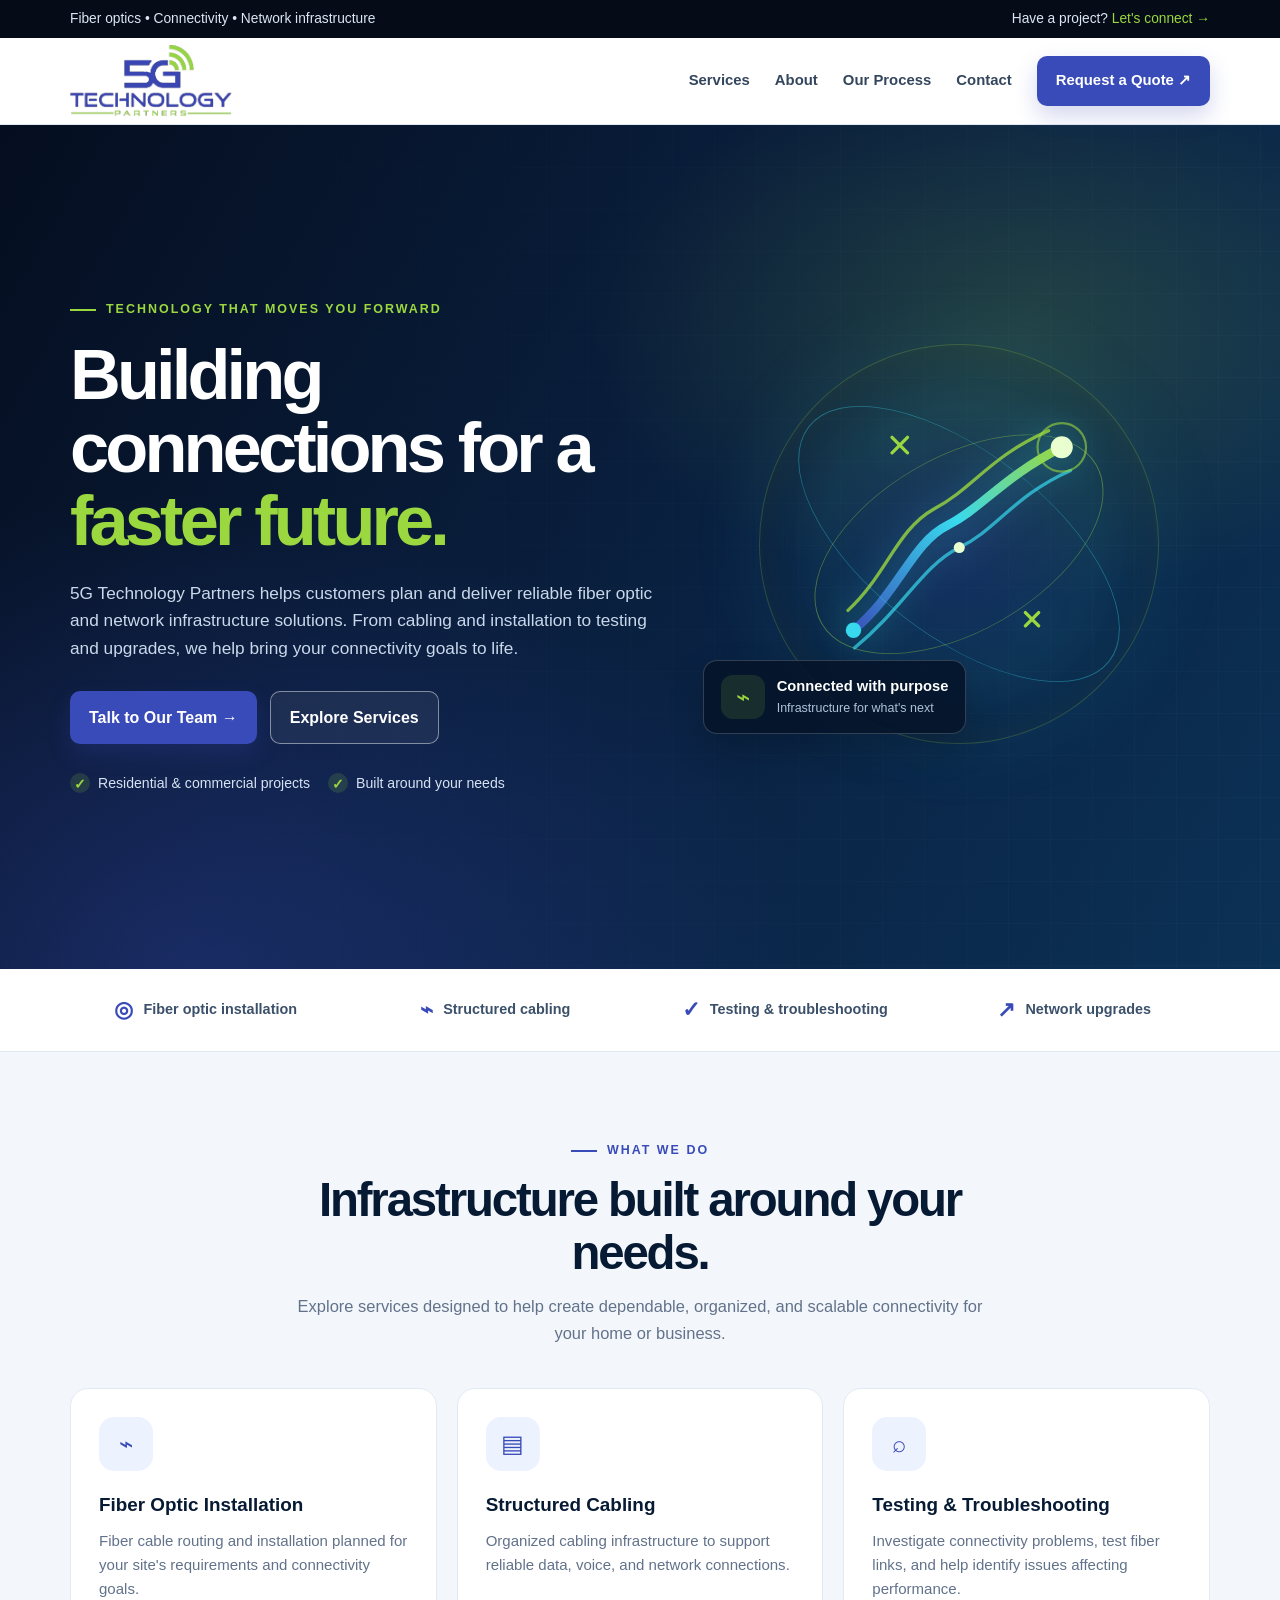
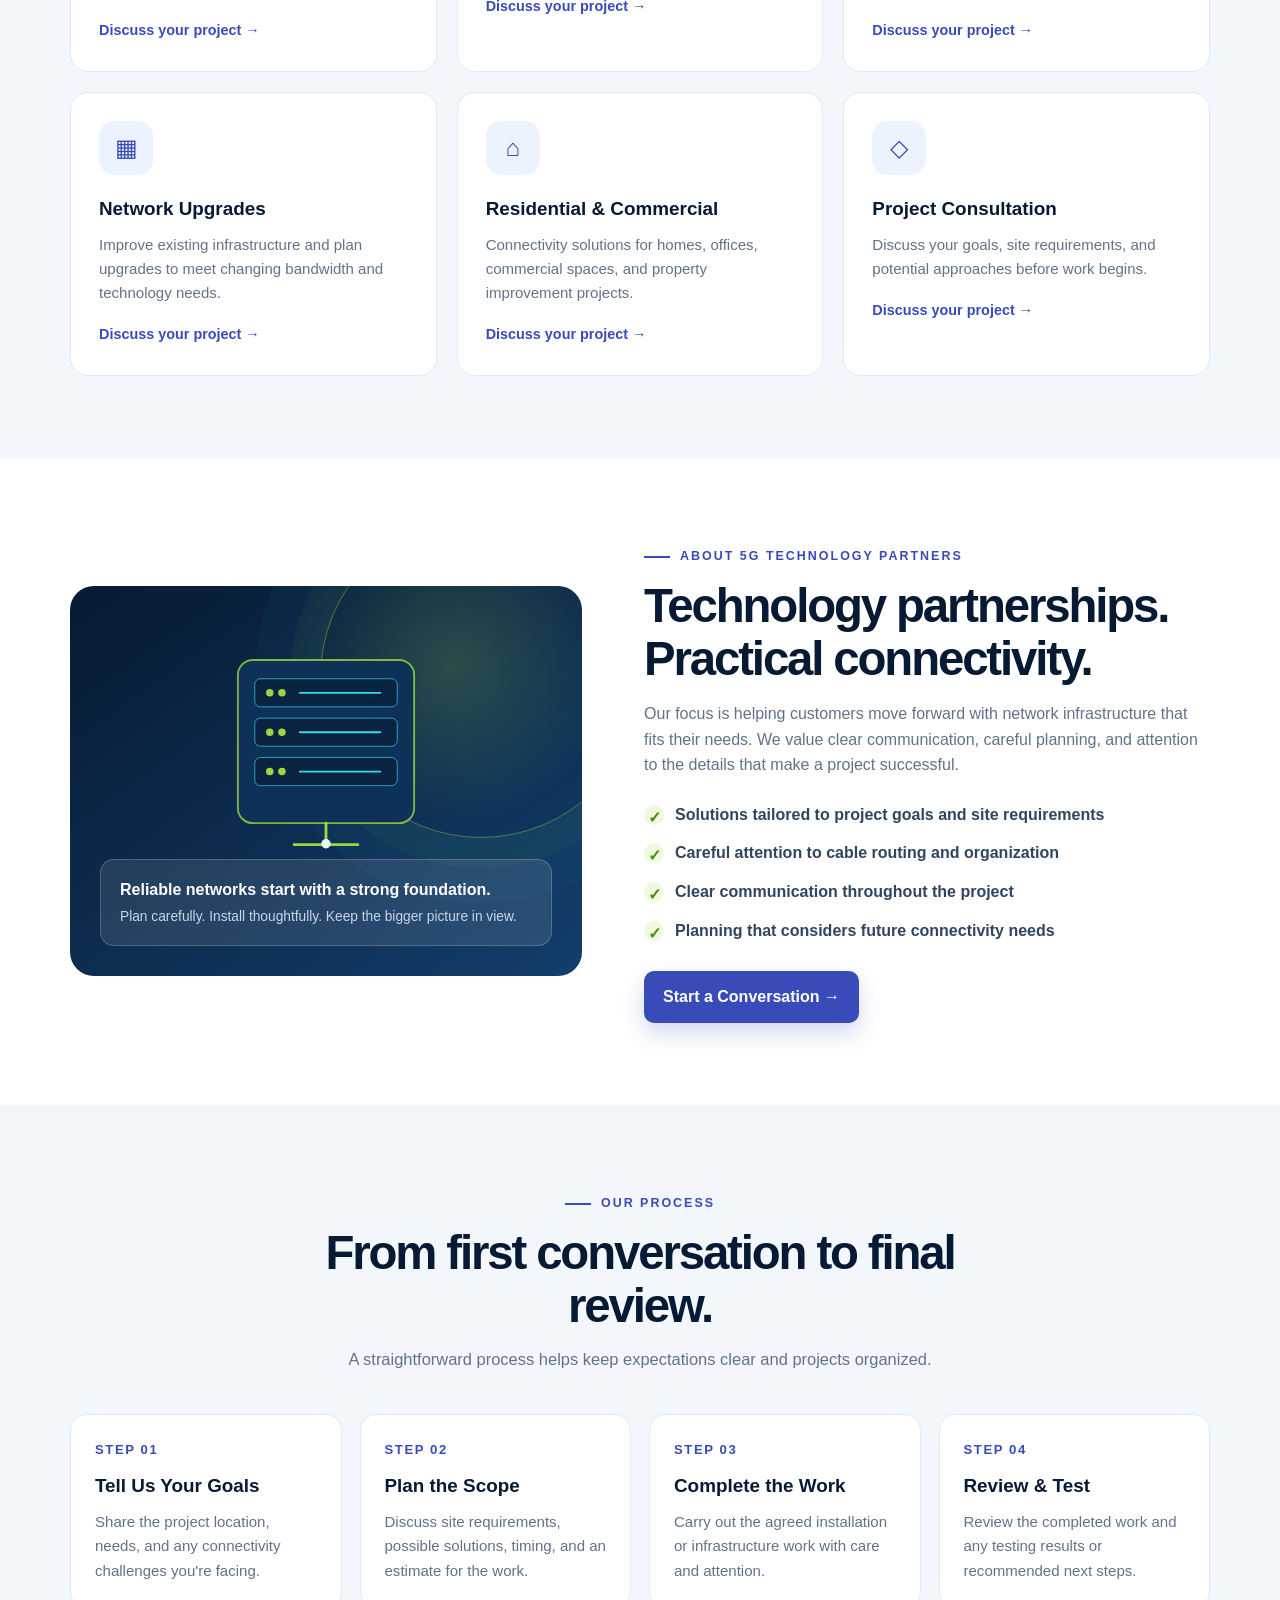
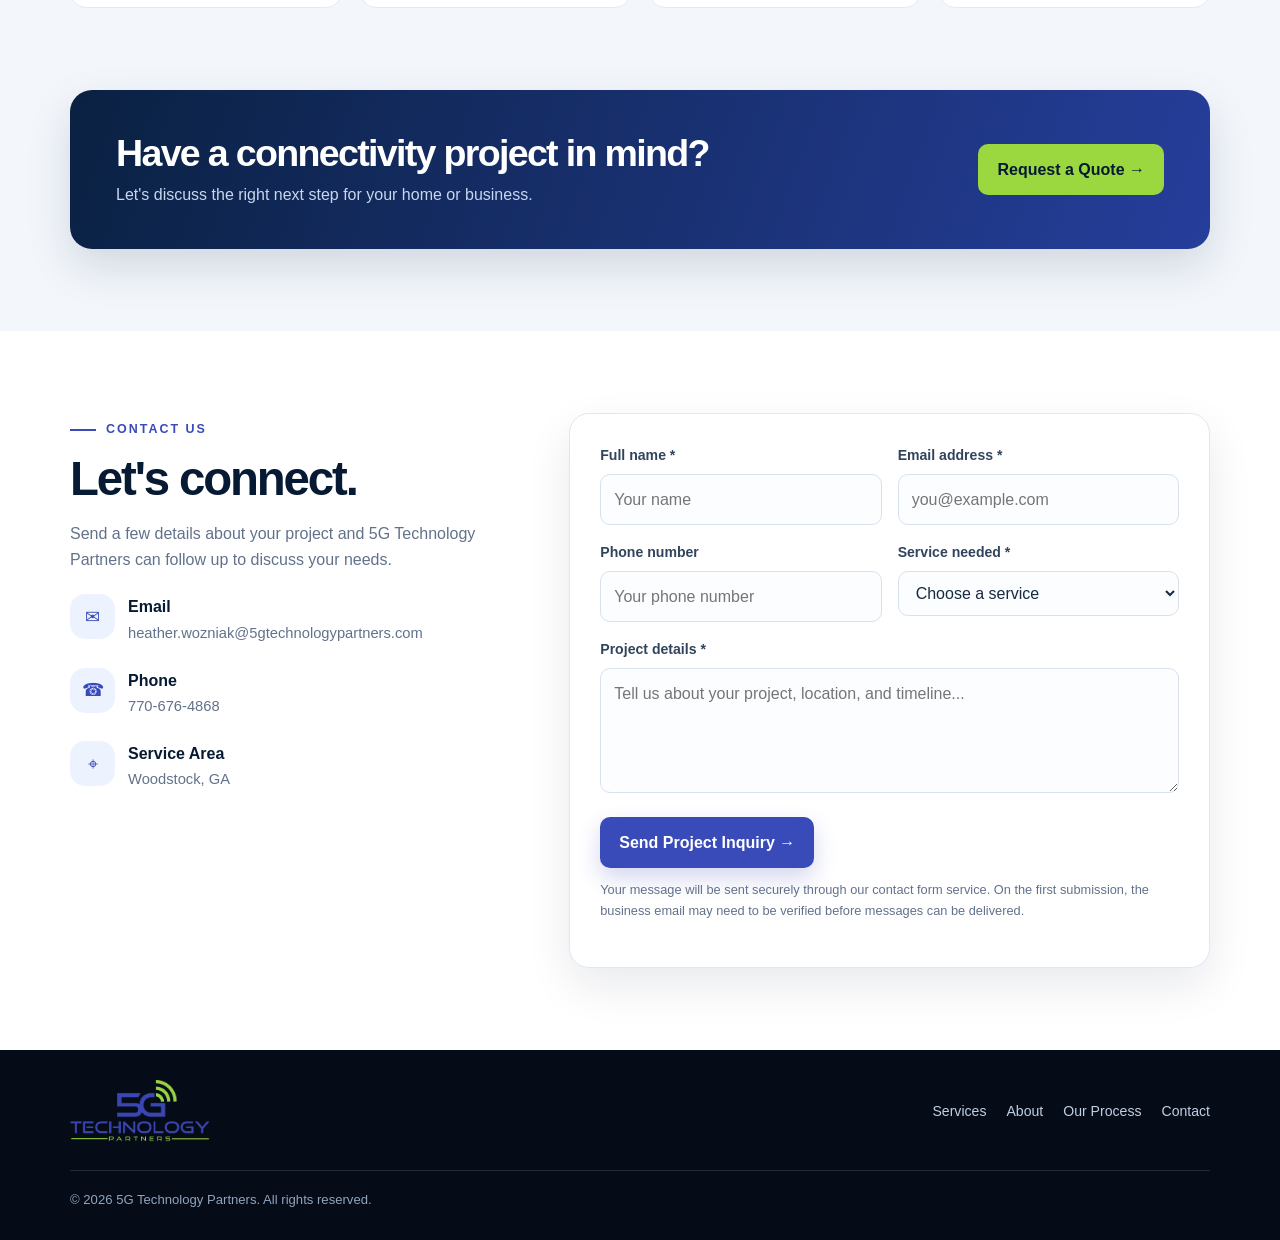
<file: index.html>
<!DOCTYPE html>
<html lang="en">
<head>
  <meta charset="UTF-8">
  <meta name="viewport" content="width=device-width, initial-scale=1.0">
  <meta name="description" content="5G Technology Partners delivers fiber optic, connectivity, and network infrastructure solutions for businesses and communities.">
  <title>5G Technology Partners | Fiber Optics & Network Solutions</title>
  <style>
    :root {
      --navy: #071a33;
      --navy-2: #0d2b50;
      --blue: #394bb8;
      --green: #9bd83f;
      --cyan: #38d9ee;
      --text: #182942;
      --muted: #62728a;
      --pale: #f3f7fc;
      --line: #dfe7f1;
      --white: #fff;
    }
    * { box-sizing: border-box; }
    html { scroll-behavior: smooth; scroll-padding-top: 90px; }
    body {
      margin: 0;
      font-family: Inter, "Segoe UI", Arial, sans-serif;
      line-height: 1.6;
      color: var(--text);
      background: #fff;
    }
    a { color: inherit; text-decoration: none; }
    .container { width: min(1140px, calc(100% - 40px)); margin: 0 auto; }
    .topbar { background: #050b17; color: #dce6f4; font-size: .86rem; padding: 8px 0; }
    .topbar-inner { display: flex; justify-content: space-between; flex-wrap: wrap; gap: 8px 20px; }
    .topbar a { color: var(--green); }
    header {
      position: sticky; top: 0; z-index: 20;
      background: rgba(255,255,255,.97); backdrop-filter: blur(12px);
      border-bottom: 1px solid var(--line);
    }
    .nav { min-height: 86px; display: flex; align-items: center; justify-content: space-between; gap: 24px; }
    .brand { display: inline-flex; align-items: center; flex-shrink: 0; }
    .brand img { display: block; width: 220px; max-height: 72px; object-fit: contain; object-position: left center; }
    .nav-links { display: flex; align-items: center; gap: 25px; color: #34465e; font-size: .93rem; font-weight: 700; }
    .nav-links a:not(.button):hover { color: var(--blue); }
    .button {
      display: inline-flex; align-items: center; justify-content: center; gap: 9px;
      padding: 13px 19px; border-radius: 10px; border: 0; cursor: pointer;
      font: inherit; font-weight: 800; transition: transform .2s, box-shadow .2s, background .2s;
    }
    .button:hover { transform: translateY(-2px); }
    .button-primary { background: var(--blue); color: white; box-shadow: 0 10px 22px rgba(57,75,184,.22); }
    .button-primary:hover { background: #293a9d; }
    .button-outline { color: white; border: 1px solid rgba(255,255,255,.45); background: rgba(255,255,255,.06); }
    .menu-toggle { display: none; padding: 9px 12px; border: 1px solid var(--line); border-radius: 9px; background: white; color: var(--text); }

    .hero {
      color: white; overflow: hidden; position: relative;
      background:
        radial-gradient(ellipse at 80% 24%, rgba(155,216,63,.17), transparent 30%),
        radial-gradient(ellipse at 15% 100%, rgba(57,75,184,.35), transparent 40%),
        linear-gradient(120deg, #050e20 0%, #0a2243 58%, #0b3155 100%);
    }
    .hero::before {
      content: ""; position: absolute; inset: 0; opacity: .13; pointer-events: none;
      background-image: linear-gradient(rgba(255,255,255,.16) 1px, transparent 1px), linear-gradient(90deg, rgba(255,255,255,.16) 1px, transparent 1px);
      background-size: 42px 42px;
      mask-image: linear-gradient(to right, transparent, #000);
    }
    .hero-grid { position: relative; display: grid; grid-template-columns: 1.08fr .92fr; gap: 48px; align-items: center; padding: 86px 0 92px; }
    .eyebrow { display: inline-flex; align-items: center; gap: 10px; color: var(--green); font-size: .78rem; font-weight: 900; letter-spacing: .16em; text-transform: uppercase; }
    .eyebrow::before { content: ""; width: 26px; height: 2px; background: currentColor; }
    h1 { margin: 18px 0 22px; max-width: 720px; font-size: clamp(2.7rem, 5.5vw, 4.65rem); line-height: 1.04; letter-spacing: -.055em; }
    h1 span { color: var(--green); }
    .hero-copy { max-width: 590px; margin: 0 0 28px; color: #c9d8ea; font-size: 1.08rem; }
    .hero-actions { display: flex; flex-wrap: wrap; gap: 13px; }
    .hero-points { display: flex; flex-wrap: wrap; gap: 18px; margin-top: 28px; color: #d6e3f3; font-size: .88rem; }
    .hero-points span { display: inline-flex; align-items: center; gap: 8px; }
    .check { display: inline-grid; place-items: center; width: 20px; height: 20px; flex-shrink: 0; border-radius: 50%; color: var(--green); background: rgba(155,216,63,.15); font-style: normal; font-weight: 900; }
    .signal-visual { position: relative; min-height: 360px; display: grid; place-items: center; }
    .orb { position: relative; width: min(100%, 400px); aspect-ratio: 1; border-radius: 50%; border: 1px solid rgba(155,216,63,.24); background: radial-gradient(circle, rgba(57,75,184,.24), rgba(56,217,238,.07) 48%, transparent 70%); box-shadow: 0 0 80px rgba(56,217,238,.08), inset 0 0 45px rgba(155,216,63,.06); }
    .orb::before, .orb::after { content: ""; position: absolute; inset: 10%; border: 1px solid rgba(155,216,63,.42); border-radius: 50%; transform: rotate(-30deg) scaleY(.55); }
    .orb::after { inset: 2%; border-color: rgba(56,217,238,.4); transform: rotate(38deg) scaleY(.48); }
    .orb svg { position: absolute; width: 72%; left: 14%; top: 14%; filter: drop-shadow(0 0 18px rgba(56,217,238,.4)); }
    .floating-card { position: absolute; bottom: 10px; left: -5px; display: flex; align-items: center; gap: 12px; padding: 14px 17px; border-radius: 14px; border: 1px solid rgba(255,255,255,.18); background: rgba(5,20,41,.88); box-shadow: 0 15px 35px rgba(0,0,0,.18); }
    .floating-icon { display: grid; place-items: center; width: 44px; height: 44px; border-radius: 12px; color: var(--green); background: rgba(155,216,63,.13); font-size: 1.5rem; }
    .floating-card strong { display: block; font-size: .92rem; }
    .floating-card small { display: block; color: #afc2d9; font-size: .78rem; }

    .trust-strip { border-bottom: 1px solid var(--line); background: white; }
    .trust-grid { display: grid; grid-template-columns: repeat(4,1fr); gap: 18px; padding: 24px 0; }
    .trust-item { display: flex; align-items: center; justify-content: center; gap: 10px; color: #3b506a; font-size: .9rem; font-weight: 800; }
    .trust-item b { color: var(--blue); font-size: 1.35rem; }
    section { padding: 82px 0; }
    .section-heading { max-width: 720px; margin: 0 auto 42px; text-align: center; }
    .section-heading .eyebrow, .about-copy .eyebrow, .contact-copy .eyebrow { color: var(--blue); }
    h2 { margin: 12px 0 14px; color: var(--navy); font-size: clamp(2rem, 3.7vw, 3rem); line-height: 1.12; letter-spacing: -.045em; }
    .section-heading p { margin: 0; color: var(--muted); font-size: 1.03rem; }
    .services, .process, .cta-band { background: var(--pale); }
    .service-grid { display: grid; grid-template-columns: repeat(3,1fr); gap: 20px; }
    .service-card { padding: 28px; border: 1px solid #e1eaf4; border-radius: 18px; background: white; transition: transform .2s, box-shadow .2s; }
    .service-card:hover { transform: translateY(-5px); box-shadow: 0 18px 40px rgba(7,26,51,.1); }
    .service-icon { display: grid; place-items: center; width: 54px; height: 54px; margin-bottom: 19px; border-radius: 15px; background: #edf2ff; color: var(--blue); font-size: 1.5rem; }
    .service-card h3, .step h3 { margin: 0 0 9px; color: var(--navy); font-size: 1.18rem; }
    .service-card p, .step p { margin: 0; color: var(--muted); font-size: .94rem; }
    .learn { display: inline-flex; gap: 7px; margin-top: 18px; color: var(--blue); font-weight: 850; font-size: .9rem; }

    .about-grid { display: grid; grid-template-columns: .95fr 1.05fr; gap: 62px; align-items: center; }
    .about-visual { min-height: 390px; position: relative; overflow: hidden; display: flex; align-items: end; padding: 30px; border-radius: 24px; background: radial-gradient(circle at 75% 20%, rgba(155,216,63,.2), transparent 32%), linear-gradient(145deg,#071a33,#123e6b); }
    .about-visual::before { content: ""; position: absolute; width: 320px; height: 320px; top: -70px; right: -60px; border: 1px solid rgba(155,216,63,.45); border-radius: 50%; box-shadow: 0 0 0 30px rgba(155,216,63,.04), 0 0 0 65px rgba(56,217,238,.03); }
    .about-visual svg { position: absolute; width: 72%; max-width: 300px; left: 50%; top: 42%; transform: translate(-50%,-50%); }
    .about-note { z-index: 1; position: relative; width: 100%; padding: 17px 19px; border: 1px solid rgba(255,255,255,.2); border-radius: 14px; background: rgba(255,255,255,.1); color: white; }
    .about-note strong { display: block; }
    .about-note span { color: #c3d7ed; font-size: .86rem; }
    .about-copy > p, .contact-copy > p { color: var(--muted); }
    .benefits { display: grid; gap: 13px; list-style: none; padding: 0; margin: 24px 0 28px; }
    .benefits li { display: flex; gap: 11px; align-items: flex-start; color: #30455e; font-weight: 700; }
    .benefits .check { margin-top: 3px; color: #4c8c0a; background: #eff9df; }

    .process-grid { display: grid; grid-template-columns: repeat(4,1fr); gap: 18px; }
    .step { padding: 24px; border: 1px solid #e1eaf4; border-radius: 16px; background: white; }
    .step-number { color: var(--blue); font-size: .82rem; font-weight: 900; letter-spacing: .12em; }
    .step h3 { margin-top: 11px; }
    .cta-band { padding: 0 0 82px; }
    .cta-inner { display: flex; align-items: center; justify-content: space-between; gap: 25px; padding: 42px 46px; border-radius: 22px; color: white; background: linear-gradient(110deg,#0a2142,#263e9b); box-shadow: 0 18px 45px rgba(7,26,51,.14); }
    .cta-inner h2 { margin: 0 0 8px; color: white; font-size: clamp(1.7rem,3vw,2.35rem); }
    .cta-inner p { margin: 0; color: #c8d7f0; }
    .cta-inner .button { flex-shrink: 0; color: var(--navy); background: var(--green); }

    .contact-grid { display: grid; grid-template-columns: .82fr 1.18fr; gap: 54px; align-items: start; }
    .contact-detail { display: flex; gap: 13px; align-items: flex-start; margin-top: 22px; }
    .contact-detail .service-icon { width: 45px; height: 45px; flex-shrink: 0; margin: 0; font-size: 1.15rem; }
    .contact-detail strong { display: block; color: var(--navy); }
    .contact-detail span { color: var(--muted); font-size: .92rem; }
    .contact-form { padding: 30px; border: 1px solid var(--line); border-radius: 20px; background: white; box-shadow: 0 18px 45px rgba(7,26,51,.09); }
    .form-row { display: grid; grid-template-columns: 1fr 1fr; gap: 16px; }
    .field { margin-bottom: 16px; }
    label { display: block; margin-bottom: 7px; color: #31445d; font-size: .88rem; font-weight: 800; }
    input, select, textarea { width: 100%; padding: 12px 13px; border: 1px solid #d7e2ee; border-radius: 10px; background: #fbfdff; color: var(--text); font: inherit; outline: none; }
    input:focus, select:focus, textarea:focus { border-color: var(--blue); box-shadow: 0 0 0 3px rgba(57,75,184,.11); }
    textarea { min-height: 125px; resize: vertical; }
    .form-note { margin: 12px 0 0; color: var(--muted); font-size: .8rem; }
    .form-status { color: #087c52; font-weight: 700; }
    footer { padding: 30px 0; color: #c0cfe2; background: #050b17; }
    .footer-inner { display: flex; align-items: center; justify-content: space-between; flex-wrap: wrap; gap: 20px; }
    footer .brand img { width: 190px; max-height: 62px; }
    .footer-links { display: flex; flex-wrap: wrap; gap: 20px; font-size: .88rem; }
    .footer-links a:hover { color: var(--green); }
    .copyright { width: 100%; margin-top: 8px; padding-top: 18px; border-top: 1px solid rgba(255,255,255,.13); color: #8fa5bf; font-size: .82rem; }

    @media (max-width: 900px) {
      .nav-links { gap: 15px; }
      .nav-links a:not(.button) { font-size: .86rem; }
      .hero-grid { grid-template-columns: 1fr .8fr; gap: 25px; }
      .service-grid { grid-template-columns: repeat(2,1fr); }
      .process-grid { grid-template-columns: repeat(2,1fr); }
      .about-grid { gap: 32px; }
    }
    @media (max-width: 700px) {
      .topbar-inner { justify-content: center; text-align: center; }
      .nav { min-height: 74px; }
      .brand img { width: 175px; max-height: 58px; }
      .menu-toggle { display: block; }
      .nav-links { display: none; position: absolute; top: 74px; left: 0; right: 0; padding: 18px 22px 24px; border-bottom: 1px solid var(--line); background: white; box-shadow: 0 18px 25px rgba(7,26,51,.08); align-items: stretch; flex-direction: column; gap: 16px; }
      .nav-links.open { display: flex; }
      .nav-links a:not(.button) { font-size: 1rem; }
      .nav-links .button { width: 100%; }
      .hero-grid { grid-template-columns: 1fr; padding: 62px 0 72px; }
      .signal-visual { min-height: 290px; }
      .orb { width: 285px; }
      .floating-card { left: 0; bottom: 0; }
      .trust-grid { grid-template-columns: repeat(2,1fr); }
      .trust-item { justify-content: flex-start; font-size: .82rem; }
      section { padding: 64px 0; }
      .service-grid, .about-grid, .contact-grid { grid-template-columns: 1fr; }
      .about-visual { min-height: 310px; order: 2; }
      .about-copy { order: 1; }
      .cta-band { padding-bottom: 64px; }
      .cta-inner { padding: 30px 25px; align-items: flex-start; flex-direction: column; }
      .contact-grid { gap: 30px; }
      .contact-form { padding: 22px; }
    }
    @media (max-width: 440px) {
      .container { width: calc(100% - 30px); }
      .service-grid, .process-grid, .form-row { grid-template-columns: 1fr; }
      h1 { font-size: 2.55rem; }
      .hero-actions .button { width: 100%; }
      .hero-points { flex-direction: column; gap: 10px; }
      .trust-grid { gap: 14px 8px; }
      .trust-item { font-size: .75rem; }
    }
  </style>
</head>
<body>
  <div class="topbar">
    <div class="container topbar-inner">
      <span>Fiber optics • Connectivity • Network infrastructure</span>
      <span>Have a project? <a href="#contact">Let's connect →</a></span>
    </div>
  </div>

  <header>
    <div class="container nav">
      <a class="brand" href="#home" aria-label="5G Technology Partners home">
        <img src="5g-technology-partners-logo.png" alt="5G Technology Partners logo">
      </a>
      <button class="menu-toggle" id="menuToggle" aria-label="Open navigation menu" aria-expanded="false">☰ Menu</button>
      <nav class="nav-links" id="navLinks" aria-label="Main navigation">
        <a href="#services">Services</a>
        <a href="#about">About</a>
        <a href="#process">Our Process</a>
        <a href="#contact">Contact</a>
        <a class="button button-primary" href="#contact">Request a Quote ↗</a>
      </nav>
    </div>
  </header>

  <main>
    <section class="hero" id="home">
      <div class="container hero-grid">
        <div>
          <div class="eyebrow">Technology that moves you forward</div>
          <h1>Building connections for a <span>faster future.</span></h1>
          <p class="hero-copy">5G Technology Partners helps customers plan and deliver reliable fiber optic and network infrastructure solutions. From cabling and installation to testing and upgrades, we help bring your connectivity goals to life.</p>
          <div class="hero-actions">
            <a class="button button-primary" href="#contact">Talk to Our Team →</a>
            <a class="button button-outline" href="#services">Explore Services</a>
          </div>
          <div class="hero-points">
            <span><i class="check">✓</i> Residential & commercial projects</span>
            <span><i class="check">✓</i> Built around your needs</span>
          </div>
        </div>
        <div class="signal-visual" aria-hidden="true">
          <div class="orb">
            <svg viewBox="0 0 260 260" fill="none">
              <defs><linearGradient id="beam" x1="35" y1="218" x2="222" y2="40" gradientUnits="userSpaceOnUse"><stop stop-color="#394bb8"/><stop offset=".55" stop-color="#38d9ee"/><stop offset="1" stop-color="#9bd83f"/></linearGradient></defs>
              <path d="M34 208C75 174 87 129 119 113C151 97 168 70 223 42" stroke="url(#beam)" stroke-width="8" stroke-linecap="round"/>
              <path d="M35 224C80 187 96 150 130 133C165 116 179 86 231 63" stroke="#38d9ee" stroke-opacity=".7" stroke-width="3" stroke-linecap="round"/>
              <path d="M29 190C64 158 73 117 107 98C143 79 158 50 211 27" stroke="#9bd83f" stroke-opacity=".8" stroke-width="3" stroke-linecap="round"/>
              <circle cx="223" cy="42" r="10" fill="#eaffd0"/><circle cx="223" cy="42" r="22" stroke="#9bd83f" stroke-opacity=".6" stroke-width="2"/>
              <circle cx="34" cy="208" r="7" fill="#38d9ee"/><circle cx="130" cy="133" r="5" fill="#eaffd0"/>
              <path d="M69 47L83 33M83 47L69 33M190 204L202 192M202 204L190 192" stroke="#9bd83f" stroke-width="3" stroke-linecap="round"/>
            </svg>
          </div>
          <div class="floating-card">
            <div class="floating-icon">⌁</div>
            <div><strong>Connected with purpose</strong><small>Infrastructure for what's next</small></div>
          </div>
        </div>
      </div>
    </section>

    <div class="trust-strip">
      <div class="container trust-grid">
        <div class="trust-item"><b>◎</b> Fiber optic installation</div>
        <div class="trust-item"><b>⌁</b> Structured cabling</div>
        <div class="trust-item"><b>✓</b> Testing & troubleshooting</div>
        <div class="trust-item"><b>↗</b> Network upgrades</div>
      </div>
    </div>

    <section class="services" id="services">
      <div class="container">
        <div class="section-heading">
          <div class="eyebrow">What we do</div>
          <h2>Infrastructure built around your needs.</h2>
          <p>Explore services designed to help create dependable, organized, and scalable connectivity for your home or business.</p>
        </div>
        <div class="service-grid">
          <article class="service-card"><div class="service-icon">⌁</div><h3>Fiber Optic Installation</h3><p>Fiber cable routing and installation planned for your site's requirements and connectivity goals.</p><a class="learn" href="#contact">Discuss your project →</a></article>
          <article class="service-card"><div class="service-icon">▤</div><h3>Structured Cabling</h3><p>Organized cabling infrastructure to support reliable data, voice, and network connections.</p><a class="learn" href="#contact">Discuss your project →</a></article>
          <article class="service-card"><div class="service-icon">⌕</div><h3>Testing & Troubleshooting</h3><p>Investigate connectivity problems, test fiber links, and help identify issues affecting performance.</p><a class="learn" href="#contact">Discuss your project →</a></article>
          <article class="service-card"><div class="service-icon">▦</div><h3>Network Upgrades</h3><p>Improve existing infrastructure and plan upgrades to meet changing bandwidth and technology needs.</p><a class="learn" href="#contact">Discuss your project →</a></article>
          <article class="service-card"><div class="service-icon">⌂</div><h3>Residential & Commercial</h3><p>Connectivity solutions for homes, offices, commercial spaces, and property improvement projects.</p><a class="learn" href="#contact">Discuss your project →</a></article>
          <article class="service-card"><div class="service-icon">◇</div><h3>Project Consultation</h3><p>Discuss your goals, site requirements, and potential approaches before work begins.</p><a class="learn" href="#contact">Discuss your project →</a></article>
        </div>
      </div>
    </section>

    <section id="about">
      <div class="container about-grid">
        <div class="about-visual" aria-hidden="true">
          <svg viewBox="0 0 320 260" fill="none">
            <rect x="66" y="34" width="188" height="174" rx="16" fill="#0D3157" stroke="#9BD83F" stroke-opacity=".8" stroke-width="2"/>
            <rect x="84" y="54" width="152" height="30" rx="6" fill="#092341" stroke="#38D9EE" stroke-opacity=".7"/>
            <rect x="84" y="96" width="152" height="30" rx="6" fill="#092341" stroke="#38D9EE" stroke-opacity=".7"/>
            <rect x="84" y="138" width="152" height="30" rx="6" fill="#092341" stroke="#38D9EE" stroke-opacity=".7"/>
            <g fill="#9BD83F"><circle cx="100" cy="69" r="4"/><circle cx="113" cy="69" r="4"/><circle cx="100" cy="111" r="4"/><circle cx="113" cy="111" r="4"/><circle cx="100" cy="153" r="4"/><circle cx="113" cy="153" r="4"/></g>
            <g stroke="#38D9EE" stroke-width="2" stroke-linecap="round"><path d="M132 69H218"/><path d="M132 111H218"/><path d="M132 153H218"/></g>
            <path d="M160 208V231M126 231H194" stroke="#9BD83F" stroke-width="3" stroke-linecap="round"/>
            <circle cx="160" cy="230" r="5" fill="#E7FFFF"/>
          </svg>
          <div class="about-note"><strong>Reliable networks start with a strong foundation.</strong><span>Plan carefully. Install thoughtfully. Keep the bigger picture in view.</span></div>
        </div>
        <div class="about-copy">
          <div class="eyebrow">About 5G Technology Partners</div>
          <h2>Technology partnerships. Practical connectivity.</h2>
          <p>Our focus is helping customers move forward with network infrastructure that fits their needs. We value clear communication, careful planning, and attention to the details that make a project successful.</p>
          <ul class="benefits">
            <li><i class="check">✓</i><span>Solutions tailored to project goals and site requirements</span></li>
            <li><i class="check">✓</i><span>Careful attention to cable routing and organization</span></li>
            <li><i class="check">✓</i><span>Clear communication throughout the project</span></li>
            <li><i class="check">✓</i><span>Planning that considers future connectivity needs</span></li>
          </ul>
          <a class="button button-primary" href="#contact">Start a Conversation →</a>
        </div>
      </div>
    </section>

    <section class="process" id="process">
      <div class="container">
        <div class="section-heading">
          <div class="eyebrow">Our process</div>
          <h2>From first conversation to final review.</h2>
          <p>A straightforward process helps keep expectations clear and projects organized.</p>
        </div>
        <div class="process-grid">
          <article class="step"><div class="step-number">STEP 01</div><h3>Tell Us Your Goals</h3><p>Share the project location, needs, and any connectivity challenges you're facing.</p></article>
          <article class="step"><div class="step-number">STEP 02</div><h3>Plan the Scope</h3><p>Discuss site requirements, possible solutions, timing, and an estimate for the work.</p></article>
          <article class="step"><div class="step-number">STEP 03</div><h3>Complete the Work</h3><p>Carry out the agreed installation or infrastructure work with care and attention.</p></article>
          <article class="step"><div class="step-number">STEP 04</div><h3>Review & Test</h3><p>Review the completed work and any testing results or recommended next steps.</p></article>
        </div>
      </div>
    </section>

    <div class="cta-band">
      <div class="container">
        <div class="cta-inner">
          <div><h2>Have a connectivity project in mind?</h2><p>Let's discuss the right next step for your home or business.</p></div>
          <a class="button" href="#contact">Request a Quote →</a>
        </div>
      </div>
    </div>

    <section id="contact">
      <div class="container contact-grid">
        <div class="contact-copy">
          <div class="eyebrow">Contact us</div>
          <h2>Let's connect.</h2>
          <p>Send a few details about your project and 5G Technology Partners can follow up to discuss your needs.</p>
          <div class="contact-detail"><div class="service-icon">✉</div><div><strong>Email</strong><span><a href="mailto:heather.wozniak@5gtechnologypartners.com">heather.wozniak@5gtechnologypartners.com</a></span></div></div>
          <div class="contact-detail"><div class="service-icon">☎</div><div><strong>Phone</strong><span><a href="tel:7706764868">770-676-4868</a></span></div></div>
          <div class="contact-detail"><div class="service-icon">⌖</div><div><strong>Service Area</strong><span>Woodstock, GA</span></div></div>
        </div>
        <form class="contact-form" id="contactForm" action="https://formsubmit.co/heather.wozniak@5gtechnologypartners.com" method="POST">
          <input type="hidden" name="_subject" value="New website inquiry - 5G Technology Partners">
          <input type="hidden" name="_template" value="table">
          <div class="form-row">
            <div class="field"><label for="name">Full name *</label><input id="name" name="name" autocomplete="name" required placeholder="Your name"></div>
            <div class="field"><label for="email">Email address *</label><input id="email" name="email" type="email" autocomplete="email" required placeholder="you@example.com"></div>
          </div>
          <div class="form-row">
            <div class="field"><label for="phone">Phone number</label><input id="phone" name="phone" type="tel" autocomplete="tel" placeholder="Your phone number"></div>
            <div class="field"><label for="service">Service needed *</label><select id="service" name="service" required><option value="">Choose a service</option><option>Fiber optic installation</option><option>Structured cabling</option><option>Testing and troubleshooting</option><option>Network upgrade</option><option>Consultation / other</option></select></div>
          </div>
          <div class="field"><label for="message">Project details *</label><textarea id="message" name="message" required placeholder="Tell us about your project, location, and timeline..."></textarea></div>
          <button class="button button-primary" type="submit">Send Project Inquiry →</button>
          <p class="form-note">Your message will be sent securely through our contact form service. On the first submission, the business email may need to be verified before messages can be delivered.</p>
          <p class="form-status" id="formStatus" role="status" aria-live="polite"></p>
        </form>
      </div>
    </section>
  </main>

  <footer>
    <div class="container footer-inner">
      <a class="brand" href="#home" aria-label="5G Technology Partners home"><img src="5g-technology-partners-logo.png" alt="5G Technology Partners logo"></a>
      <div class="footer-links"><a href="#services">Services</a><a href="#about">About</a><a href="#process">Our Process</a><a href="#contact">Contact</a></div>
      <div class="copyright">© <span id="year"></span> 5G Technology Partners. All rights reserved.</div>
    </div>
  </footer>

  <script>
    const menuToggle = document.getElementById('menuToggle');
    const navLinks = document.getElementById('navLinks');

    menuToggle.addEventListener('click', () => {
      const open = navLinks.classList.toggle('open');
      menuToggle.setAttribute('aria-expanded', String(open));
      menuToggle.textContent = open ? '✕ Close' : '☰ Menu';
    });

    navLinks.querySelectorAll('a').forEach(link => {
      link.addEventListener('click', () => {
        navLinks.classList.remove('open');
        menuToggle.setAttribute('aria-expanded', 'false');
        menuToggle.textContent = '☰ Menu';
      });
    });

    document.getElementById('year').textContent = new Date().getFullYear();


  </script>
</body>
</html>
</file>
